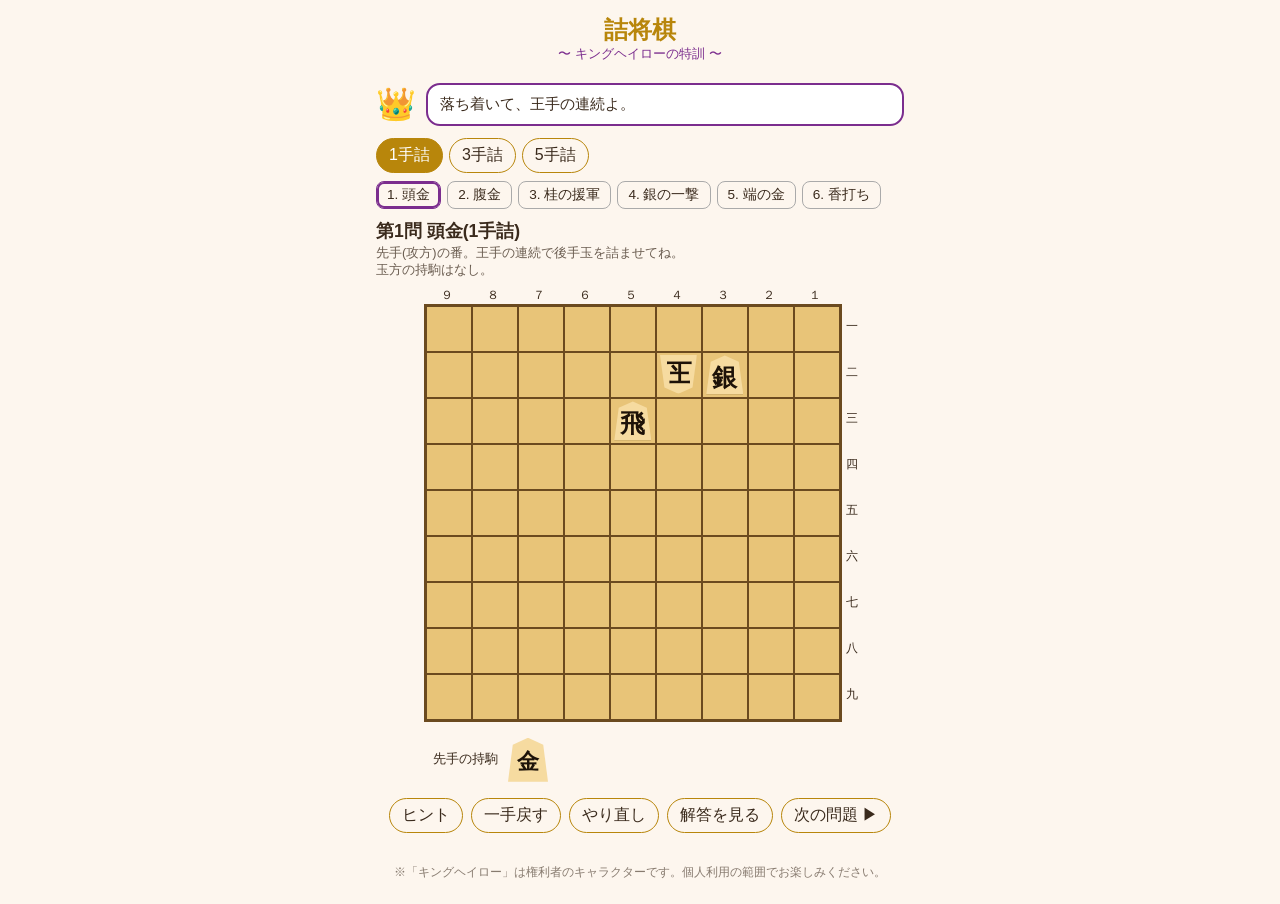
<file: tsume/index.html>
<!doctype html>
<html lang="ja">
<head>
  <meta charset="utf-8">
  <meta name="viewport" content="width=device-width, initial-scale=1">
  <title>詰将棋 ― キングの特訓</title>
  <link rel="stylesheet" href="style.css">
</head>
<body>
  <header>
    <h1>詰将棋 <small>〜 キングヘイローの特訓 〜</small></h1>
  </header>

  <main>
    <section class="king" aria-live="polite">
      <div class="king-face" aria-hidden="true">👑</div>
      <div id="say" class="bubble">一流の詰将棋、見せてもらうわよ!</div>
    </section>

    <section class="picker">
      <div class="tabs" id="tabs" role="tablist"></div>
      <div class="list" id="list"></div>
    </section>

    <section class="game">
      <h2 id="title"></h2>
      <p class="rule">先手(攻方)の番。王手の連続で後手玉を詰ませてね。<br>玉方の持駒はなし。</p>

      <div class="board-wrap">
        <div class="files" id="files"></div>
        <div class="board-row">
          <div id="board" class="board"></div>
          <div class="ranks" id="ranks"></div>
        </div>
      </div>

      <div class="hand-area">
        <span class="hand-label">先手の持駒</span>
        <div id="hand" class="hand"></div>
      </div>

      <div id="promo" class="promo" hidden>
        <span>成りますか?</span>
        <button data-p="1">成る</button>
        <button data-p="0">成らない</button>
      </div>

      <div class="controls">
        <button id="btn-hint">ヒント</button>
        <button id="btn-undo">一手戻す</button>
        <button id="btn-reset">やり直し</button>
        <button id="btn-answer">解答を見る</button>
        <button id="btn-next">次の問題 ▶</button>
      </div>
      <p id="answer" class="answer" hidden></p>
    </section>
  </main>

  <footer>※「キングヘイロー」は権利者のキャラクターです。個人利用の範囲でお楽しみください。</footer>

  <script src="shogi.js"></script>
  <script src="problems.js"></script>
  <script src="app.js"></script>
</body>
</html>
</file>
<file: tsume/style.css>
:root {
  --bg: #fdf6ee;
  --ink: #3a2a1c;
  --accent: #b8860b;
  --accent-2: #7b2d8e;
  --board: #e8c478;
  --line: #6b4a1f;
  --piece: #f6dba0;
  --hl: rgba(60, 160, 90, .45);
  --sel: rgba(230, 120, 30, .55);
  --hint: rgba(60, 120, 220, .5);
  --last: rgba(220, 60, 60, .25);
  --cell: min(9.2vw, 46px);
}
@media (prefers-color-scheme: dark) {
  :root { --bg: #1e1812; --ink: #f1e6d6; --board: #b8935a; --piece: #f0d08a; }
}
* { box-sizing: border-box; }
body {
  margin: 0; background: var(--bg); color: var(--ink);
  font-family: "Hiragino Sans", "Noto Sans JP", "Yu Gothic", sans-serif;
}
header { text-align: center; padding: 14px 16px 4px; }
h1 { margin: 0; font-size: 1.5rem; color: var(--accent); }
h1 small { display: block; font-size: .8rem; color: var(--accent-2); font-weight: normal; }
main { max-width: 560px; margin: 0 auto; padding: 8px 16px 24px; }
footer { text-align: center; font-size: .72rem; opacity: .6; padding: 8px 16px 24px; }

.king { display: flex; gap: 10px; align-items: center; margin: 8px 0 12px; }
.king-face { font-size: 2rem; }
.bubble {
  flex: 1; background: #fff; color: #3a2a1c; border: 2px solid var(--accent-2);
  border-radius: 14px; padding: 8px 12px; font-size: .95rem; line-height: 1.5; min-height: 2.8em;
}
.bubble.good { border-color: #2e9e5b; background: #eaffee; }
.bubble.bad { border-color: #c0392b; background: #fff0ee; }

.tabs { display: flex; gap: 6px; margin-bottom: 8px; }
.tabs button, .controls button, .promo button {
  font: inherit; border: 1px solid var(--accent); background: transparent; color: var(--ink);
  padding: 6px 12px; border-radius: 999px; cursor: pointer;
}
.tabs button[aria-selected="true"] { background: var(--accent); color: #fff; }
.controls button:hover, .tabs button:hover, .promo button:hover { background: var(--accent); color: #fff; }
.list { display: flex; flex-wrap: wrap; gap: 6px; margin-bottom: 10px; }
.list button {
  font: inherit; font-size: .85rem; border: 1px solid #aaa; background: transparent; color: var(--ink);
  border-radius: 8px; padding: 4px 10px; cursor: pointer;
}
.list button.current { border-color: var(--accent-2); box-shadow: 0 0 0 2px var(--accent-2) inset; }
.list button.solved::after { content: " ✓"; color: #2e9e5b; font-weight: bold; }

h2 { font-size: 1.1rem; margin: 6px 0 2px; }
.rule { font-size: .8rem; opacity: .75; margin: 0 0 8px; }

.board-wrap { width: fit-content; margin: 0 auto; }
.files { display: grid; grid-template-columns: repeat(9, var(--cell)); width: calc(var(--cell) * 9); font-size: .75rem; text-align: center; }
.board-row { display: flex; }
.ranks { display: grid; grid-template-rows: repeat(9, var(--cell)); width: 1.2em; font-size: .75rem; align-items: center; padding-left: 4px; }
.board {
  display: grid; grid-template-columns: repeat(9, var(--cell)); grid-template-rows: repeat(9, var(--cell));
  background: var(--board); border: 2px solid var(--line);
}
.cell {
  position: relative; border: .5px solid var(--line); display: flex; align-items: center; justify-content: center;
  cursor: pointer; user-select: none;
}
.cell.target::after { content: ""; position: absolute; inset: 0; background: var(--hl); }
.cell.target.cap::after { background: rgba(220, 60, 60, .45); }
.cell.selected::after { content: ""; position: absolute; inset: 0; background: var(--sel); }
.cell.hint::after { content: ""; position: absolute; inset: 0; background: var(--hint); }
.cell.last { background: var(--last); }

.piece {
  width: 84%; height: 88%; background: var(--piece); color: #1d1208;
  clip-path: polygon(50% 0, 88% 16%, 100% 100%, 0 100%, 12% 16%);
  display: flex; align-items: center; justify-content: center;
  font-weight: 700; font-size: calc(var(--cell) * .55); line-height: 1; padding-top: 12%;
  filter: drop-shadow(0 1px 0 rgba(0, 0, 0, .35));
}
.piece.w { transform: rotate(180deg); }
.piece.promo { color: #c0392b; }
.piece.small { --cell: 40px; width: 40px; height: 44px; }

.hand-area { display: flex; align-items: center; gap: 8px; margin: 10px auto; width: calc(var(--cell) * 9); min-height: 56px; }
.hand-label { font-size: .8rem; white-space: nowrap; }
.hand { display: flex; flex-wrap: wrap; gap: 6px; }
.hand-item { position: relative; cursor: pointer; border-radius: 6px; padding: 2px; }
.hand-item.selected { background: var(--sel); }
.hand-item.hint { background: var(--hint); }
.hand-item .count { position: absolute; right: -2px; bottom: -4px; background: var(--accent-2); color: #fff; font-size: .7rem; border-radius: 999px; padding: 0 5px; }
.hand-empty { opacity: .5; font-size: .85rem; }

.promo { text-align: center; margin: 8px 0; display: flex; gap: 8px; justify-content: center; align-items: center; }
.promo[hidden] { display: none; }
.controls { display: flex; flex-wrap: wrap; gap: 8px; justify-content: center; margin-top: 10px; }
.answer { background: rgba(123, 45, 142, .1); border-radius: 10px; padding: 10px 12px; font-size: .95rem; line-height: 1.8; }
.answer[hidden] { display: none; }
</file>
